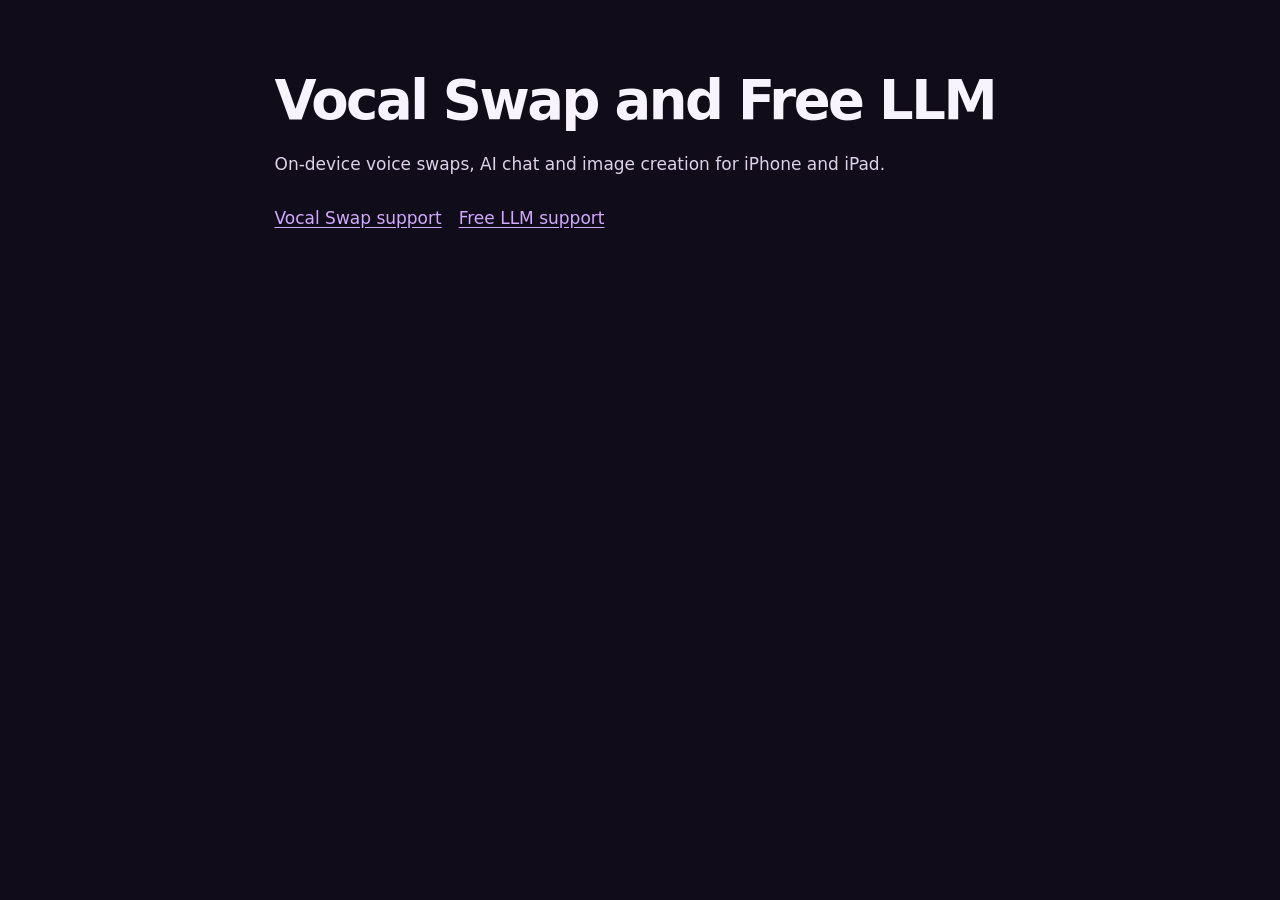
<file: index.html>
<!doctype html>
<html lang="en-GB"><head><meta charset="utf-8"><meta name="viewport" content="width=device-width, initial-scale=1">
<title>Vocal Swap and Free LLM</title><link rel="stylesheet" href="/app-support.css"></head>
<body><main>
<h1>Vocal Swap and Free LLM</h1>
<p>On-device voice swaps, AI chat and image creation for iPhone and iPad.</p>
<nav><a href="/vocal-swap/">Vocal Swap support</a><a href="/free-llm/">Free LLM support</a></nav>
</main></body></html>
</file>
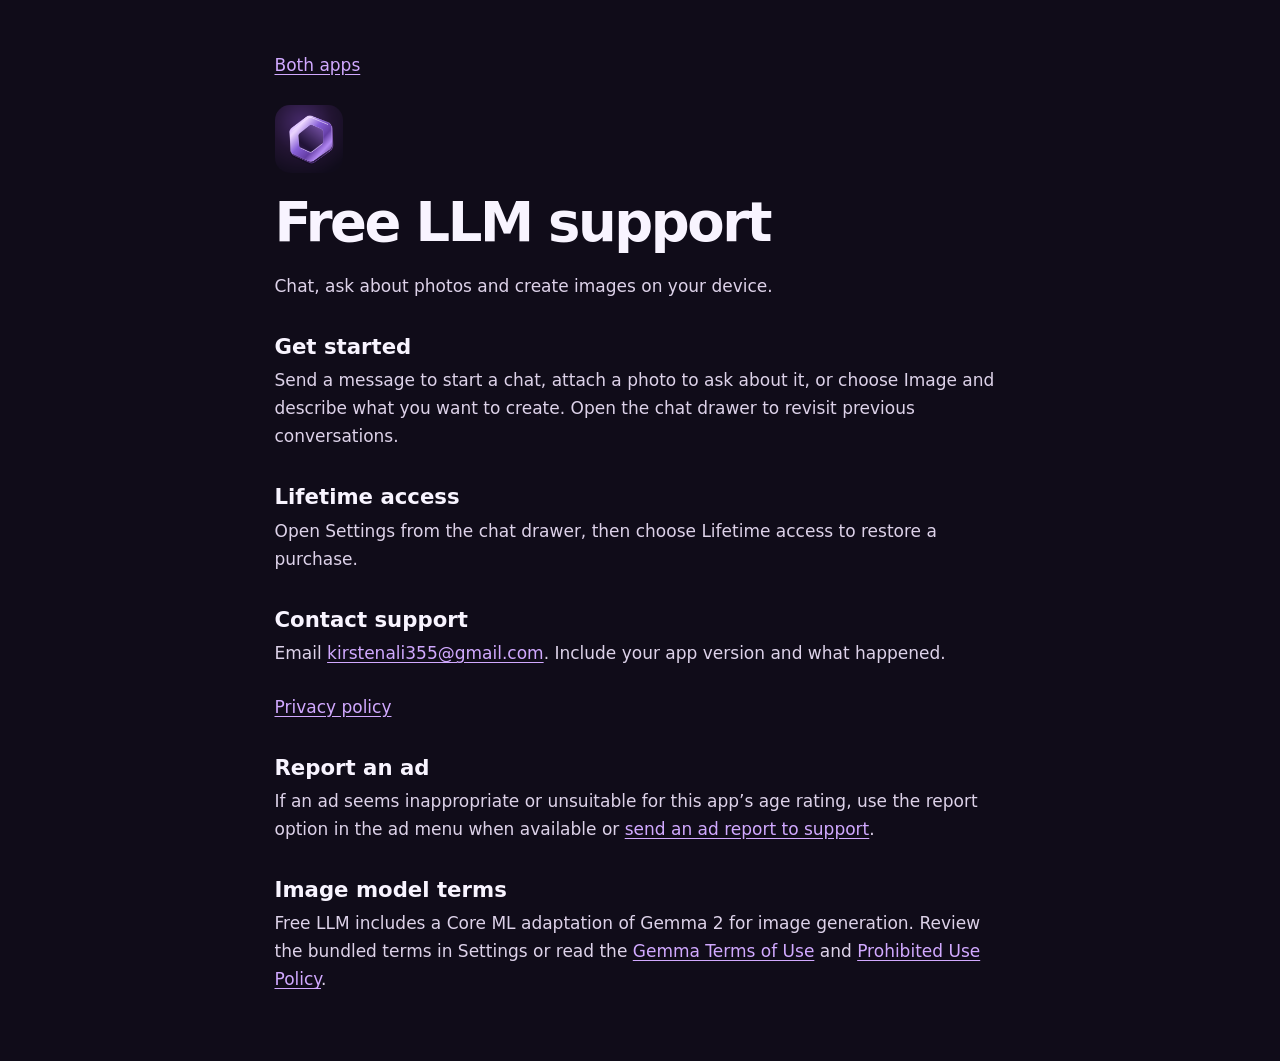
<file: free-llm/index.html>
<!doctype html>
<html lang="en-GB"><head><meta charset="utf-8"><meta name="viewport" content="width=device-width, initial-scale=1">
<title>Free LLM support</title><link rel="stylesheet" href="/app-support.css"></head>
<body><main>
<a class="back" href="/">Both apps</a>
<img class="icon" src="icon.png" width="68" height="68" alt="">
<h1>Free LLM support</h1><p>Chat, ask about photos and create images on your device.</p>
<h2>Get started</h2><p>Send a message to start a chat, attach a photo to ask about it, or choose Image and describe what you want to create. Open the chat drawer to revisit previous conversations.</p>
<h2>Lifetime access</h2><p>Open Settings from the chat drawer, then choose Lifetime access to restore a purchase.</p>
<h2>Contact support</h2><p>Email <a href="mailto:kirstenali355@gmail.com">kirstenali355@gmail.com</a>. Include your app version and what happened.</p>
<nav><a href="privacy.html">Privacy policy</a></nav>
<h2 id="ad-reports">Report an ad</h2><p>If an ad seems inappropriate or unsuitable for this app’s age rating, use the report option in the ad menu when available or <a href="mailto:kirstenali355@gmail.com?subject=Ad%20report%20for%20Free%20LLM&amp;body=Describe%20the%20ad%20and%20why%20you%20are%20reporting%20it.%20If%20you%20remember%20the%20advertiser%2C%20the%20time%2C%20or%20where%20the%20ad%20appeared%2C%20include%20that%20too.">send an ad report to support</a>.</p>
<h2>Image model terms</h2><p>Free LLM includes a Core ML adaptation of Gemma 2 for image generation. Review the bundled terms in Settings or read the <a href="https://ai.google.dev/gemma/terms">Gemma Terms of Use</a> and <a href="https://ai.google.dev/gemma/prohibited_use_policy">Prohibited Use Policy</a>.</p>
</main></body></html>
</file>
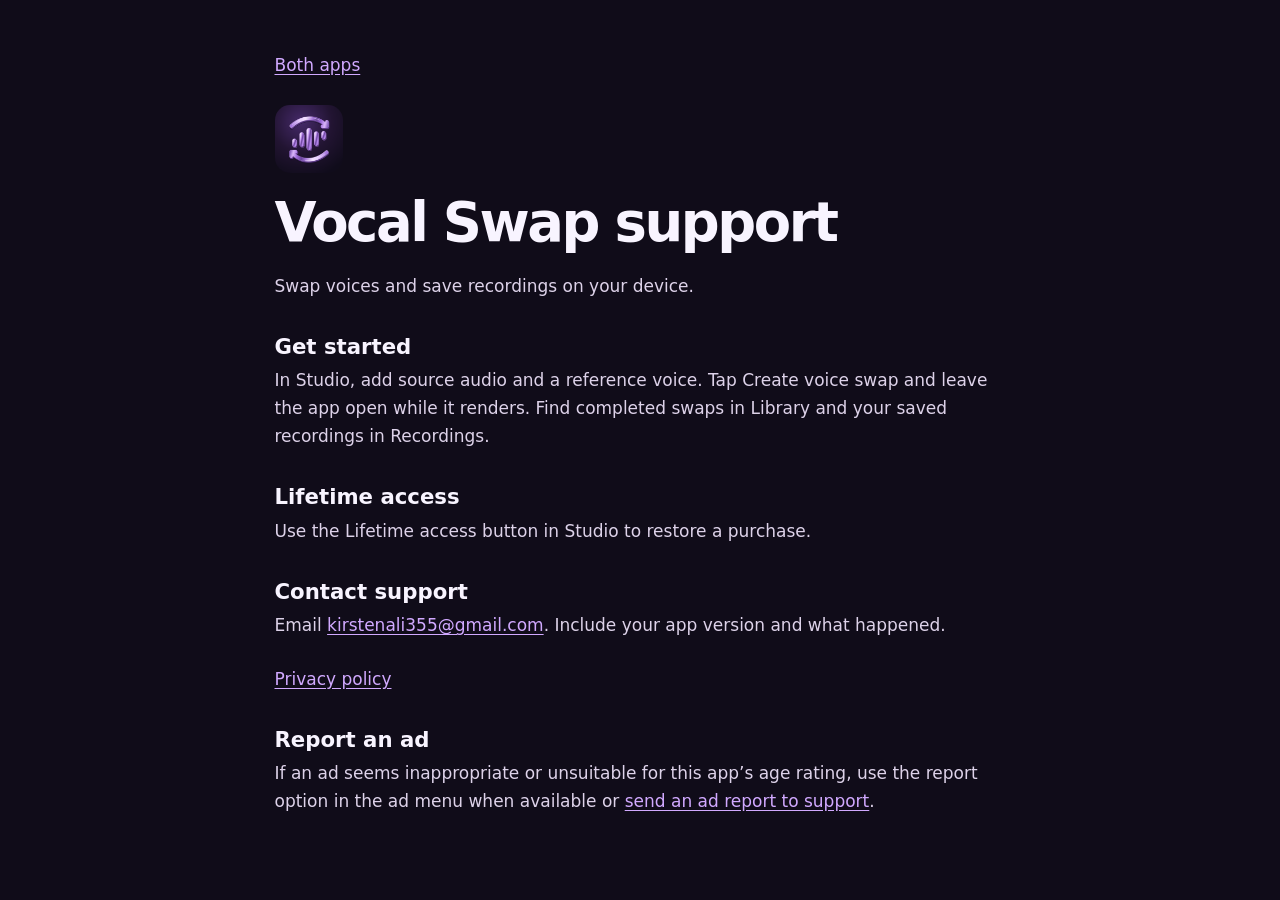
<file: vocal-swap/index.html>
<!doctype html>
<html lang="en-GB"><head><meta charset="utf-8"><meta name="viewport" content="width=device-width, initial-scale=1">
<title>Vocal Swap support</title><link rel="stylesheet" href="/app-support.css"></head>
<body><main>
<a class="back" href="/">Both apps</a>
<img class="icon" src="icon.png" width="68" height="68" alt="">
<h1>Vocal Swap support</h1><p>Swap voices and save recordings on your device.</p>
<h2>Get started</h2><p>In Studio, add source audio and a reference voice. Tap Create voice swap and leave the app open while it renders. Find completed swaps in Library and your saved recordings in Recordings.</p>
<h2>Lifetime access</h2><p>Use the Lifetime access button in Studio to restore a purchase.</p>
<h2>Contact support</h2><p>Email <a href="mailto:kirstenali355@gmail.com">kirstenali355@gmail.com</a>. Include your app version and what happened.</p>
<nav><a href="privacy.html">Privacy policy</a></nav>
<h2 id="ad-reports">Report an ad</h2><p>If an ad seems inappropriate or unsuitable for this app’s age rating, use the report option in the ad menu when available or <a href="mailto:kirstenali355@gmail.com?subject=Ad%20report%20for%20Vocal%20Swap&amp;body=Describe%20the%20ad%20and%20why%20you%20are%20reporting%20it.%20If%20you%20remember%20the%20advertiser%2C%20the%20time%2C%20or%20where%20the%20ad%20appeared%2C%20include%20that%20too.">send an ad report to support</a>.</p>
</main></body></html>
</file>
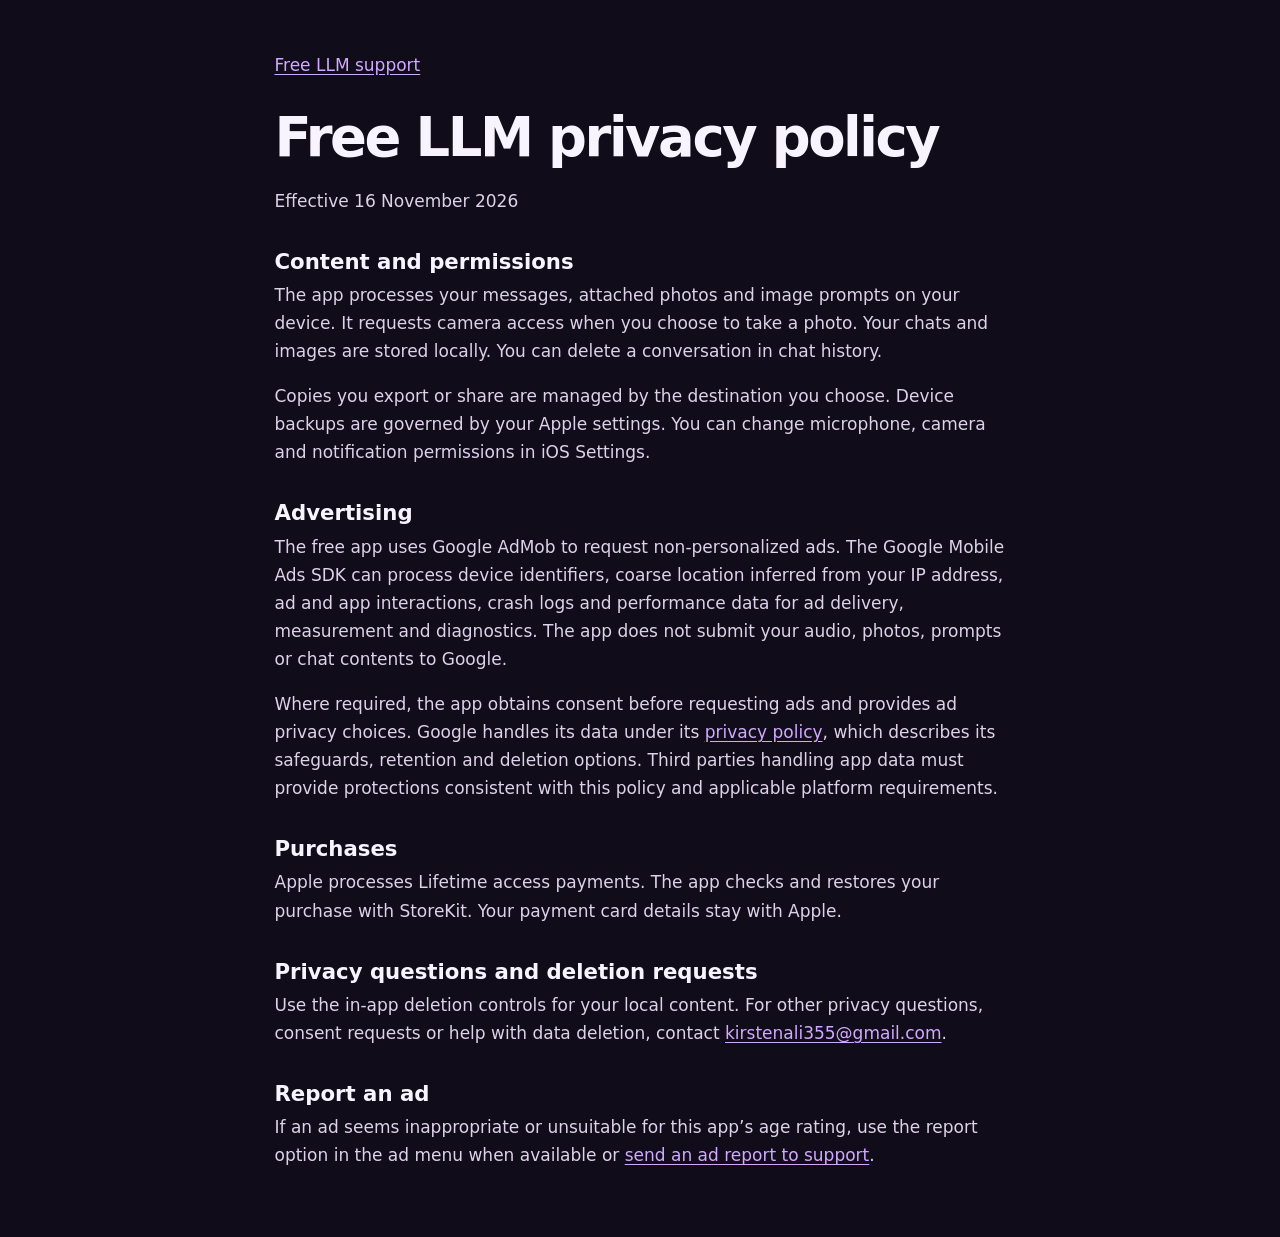
<file: free-llm/privacy.html>
<!doctype html>
<html lang="en-GB"><head><meta charset="utf-8"><meta name="viewport" content="width=device-width, initial-scale=1">
<title>Free LLM privacy policy</title><link rel="stylesheet" href="/app-support.css"></head>
<body><main>
<a class="back" href="./">Free LLM support</a>
<h1>Free LLM privacy policy</h1><p>Effective 16 November 2026</p>
<h2>Content and permissions</h2><p>The app processes your messages, attached photos and image prompts on your device. It requests camera access when you choose to take a photo. Your chats and images are stored locally. You can delete a conversation in chat history.</p>
<p>Copies you export or share are managed by the destination you choose. Device backups are governed by your Apple settings. You can change microphone, camera and notification permissions in iOS Settings.</p>
<h2>Advertising</h2>
<p>The free app uses Google AdMob to request non-personalized ads. The Google Mobile Ads SDK can process device identifiers, coarse location inferred from your IP address, ad and app interactions, crash logs and performance data for ad delivery, measurement and diagnostics. The app does not submit your audio, photos, prompts or chat contents to Google.</p>
<p>Where required, the app obtains consent before requesting ads and provides ad privacy choices. Google handles its data under its <a href="https://policies.google.com/privacy">privacy policy</a>, which describes its safeguards, retention and deletion options. Third parties handling app data must provide protections consistent with this policy and applicable platform requirements.</p>
<h2>Purchases</h2><p>Apple processes Lifetime access payments. The app checks and restores your purchase with StoreKit. Your payment card details stay with Apple.</p>
<h2>Privacy questions and deletion requests</h2>
<p>Use the in-app deletion controls for your local content. For other privacy questions, consent requests or help with data deletion, contact <a href="mailto:kirstenali355@gmail.com">kirstenali355@gmail.com</a>.</p>
<h2 id="ad-reports">Report an ad</h2><p>If an ad seems inappropriate or unsuitable for this app’s age rating, use the report option in the ad menu when available or <a href="mailto:kirstenali355@gmail.com?subject=Ad%20report%20for%20Free%20LLM&amp;body=Describe%20the%20ad%20and%20why%20you%20are%20reporting%20it.%20If%20you%20remember%20the%20advertiser%2C%20the%20time%2C%20or%20where%20the%20ad%20appeared%2C%20include%20that%20too.">send an ad report to support</a>.</p>
</main></body></html>
</file>
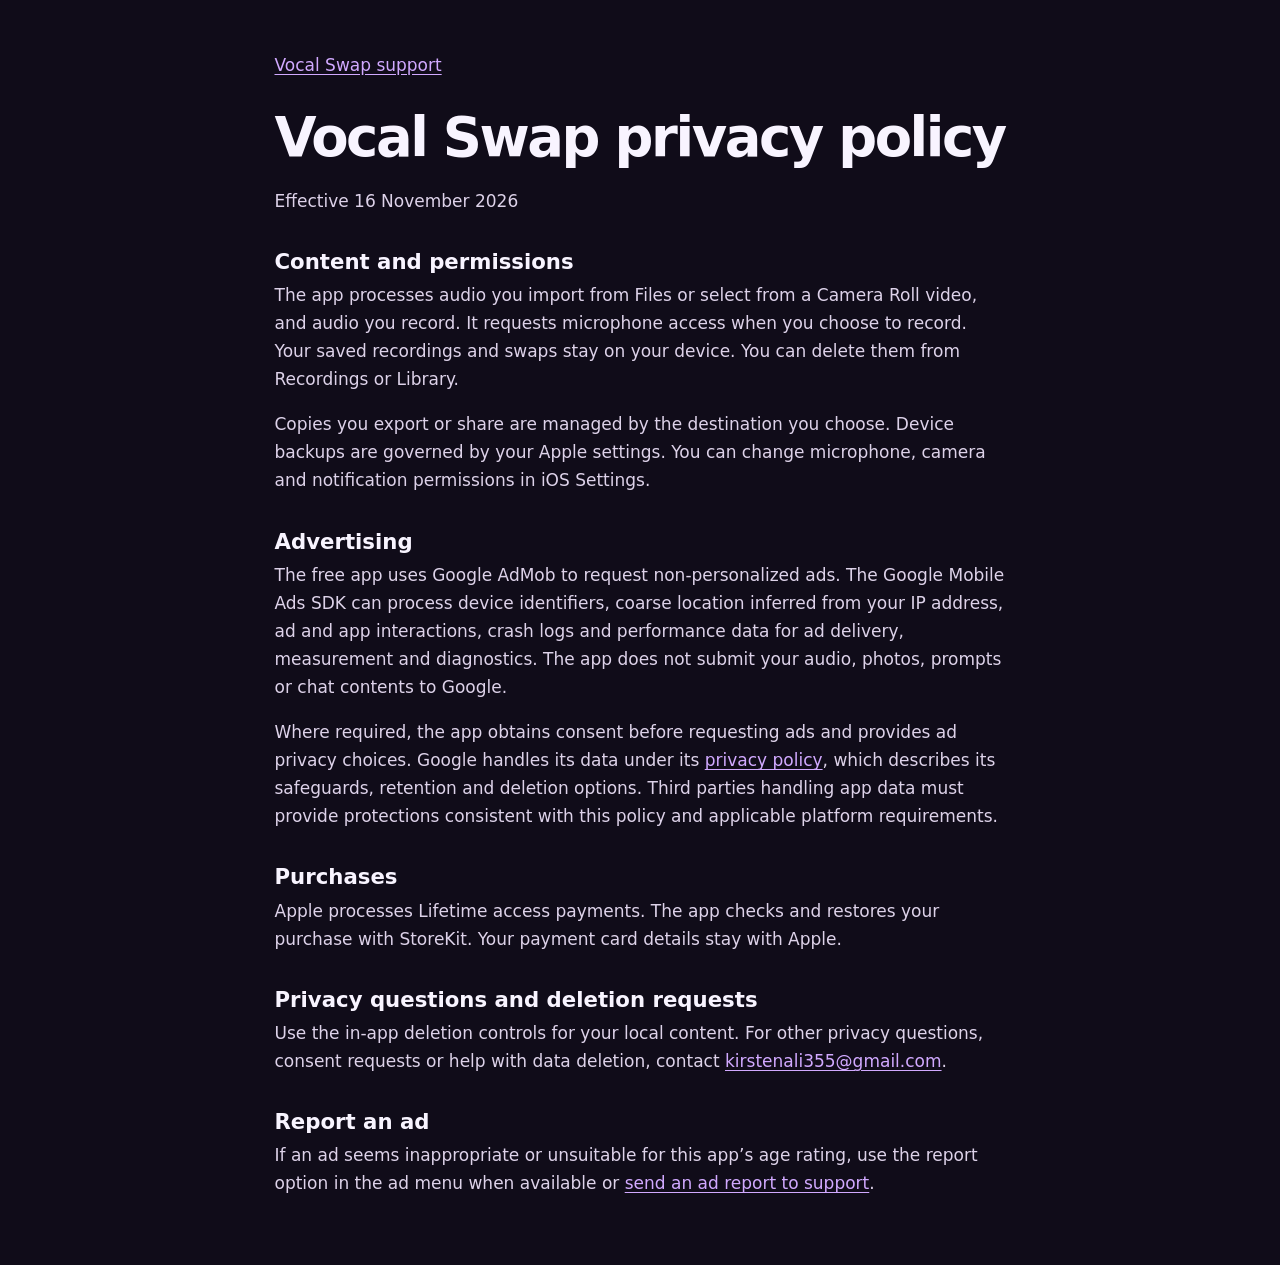
<file: vocal-swap/privacy.html>
<!doctype html>
<html lang="en-GB"><head><meta charset="utf-8"><meta name="viewport" content="width=device-width, initial-scale=1">
<title>Vocal Swap privacy policy</title><link rel="stylesheet" href="/app-support.css"></head>
<body><main>
<a class="back" href="./">Vocal Swap support</a>
<h1>Vocal Swap privacy policy</h1><p>Effective 16 November 2026</p>
<h2>Content and permissions</h2><p>The app processes audio you import from Files or select from a Camera Roll video, and audio you record. It requests microphone access when you choose to record. Your saved recordings and swaps stay on your device. You can delete them from Recordings or Library.</p>
<p>Copies you export or share are managed by the destination you choose. Device backups are governed by your Apple settings. You can change microphone, camera and notification permissions in iOS Settings.</p>
<h2>Advertising</h2>
<p>The free app uses Google AdMob to request non-personalized ads. The Google Mobile Ads SDK can process device identifiers, coarse location inferred from your IP address, ad and app interactions, crash logs and performance data for ad delivery, measurement and diagnostics. The app does not submit your audio, photos, prompts or chat contents to Google.</p>
<p>Where required, the app obtains consent before requesting ads and provides ad privacy choices. Google handles its data under its <a href="https://policies.google.com/privacy">privacy policy</a>, which describes its safeguards, retention and deletion options. Third parties handling app data must provide protections consistent with this policy and applicable platform requirements.</p>
<h2>Purchases</h2><p>Apple processes Lifetime access payments. The app checks and restores your purchase with StoreKit. Your payment card details stay with Apple.</p>
<h2>Privacy questions and deletion requests</h2>
<p>Use the in-app deletion controls for your local content. For other privacy questions, consent requests or help with data deletion, contact <a href="mailto:kirstenali355@gmail.com">kirstenali355@gmail.com</a>.</p>
<h2 id="ad-reports">Report an ad</h2><p>If an ad seems inappropriate or unsuitable for this app’s age rating, use the report option in the ad menu when available or <a href="mailto:kirstenali355@gmail.com?subject=Ad%20report%20for%20Vocal%20Swap&amp;body=Describe%20the%20ad%20and%20why%20you%20are%20reporting%20it.%20If%20you%20remember%20the%20advertiser%2C%20the%20time%2C%20or%20where%20the%20ad%20appeared%2C%20include%20that%20too.">send an ad report to support</a>.</p>
</main></body></html>
</file>
<file: app-support.css>
:root {
  color-scheme: dark;
  background: #100c19;
  color: #f8f4ff;
  font: 1.0625rem/1.65 system-ui, sans-serif;
}
body { margin: 0; }
main { margin: 0 auto; max-width: 43rem; padding: 3rem 1.5rem; }
h1, h2 { line-height: 1.2; text-wrap: balance; }
h1 { font-size: clamp(2rem, 5vw, 3.2rem); margin: 1rem 0; letter-spacing: -.045em; }
h2 { font-size: 1.25rem; margin: 2rem 0 .4rem; }
p { color: #ddd2e9; margin: 0 0 1rem; }
a { color: #d1a9ff; text-underline-offset: .2em; }
nav { display: flex; flex-wrap: wrap; gap: 1rem; margin-top: 1.5rem; }
.back { display: block; margin-bottom: 1.5rem; }
.icon { display: block; border-radius: 22%; }
</file>
